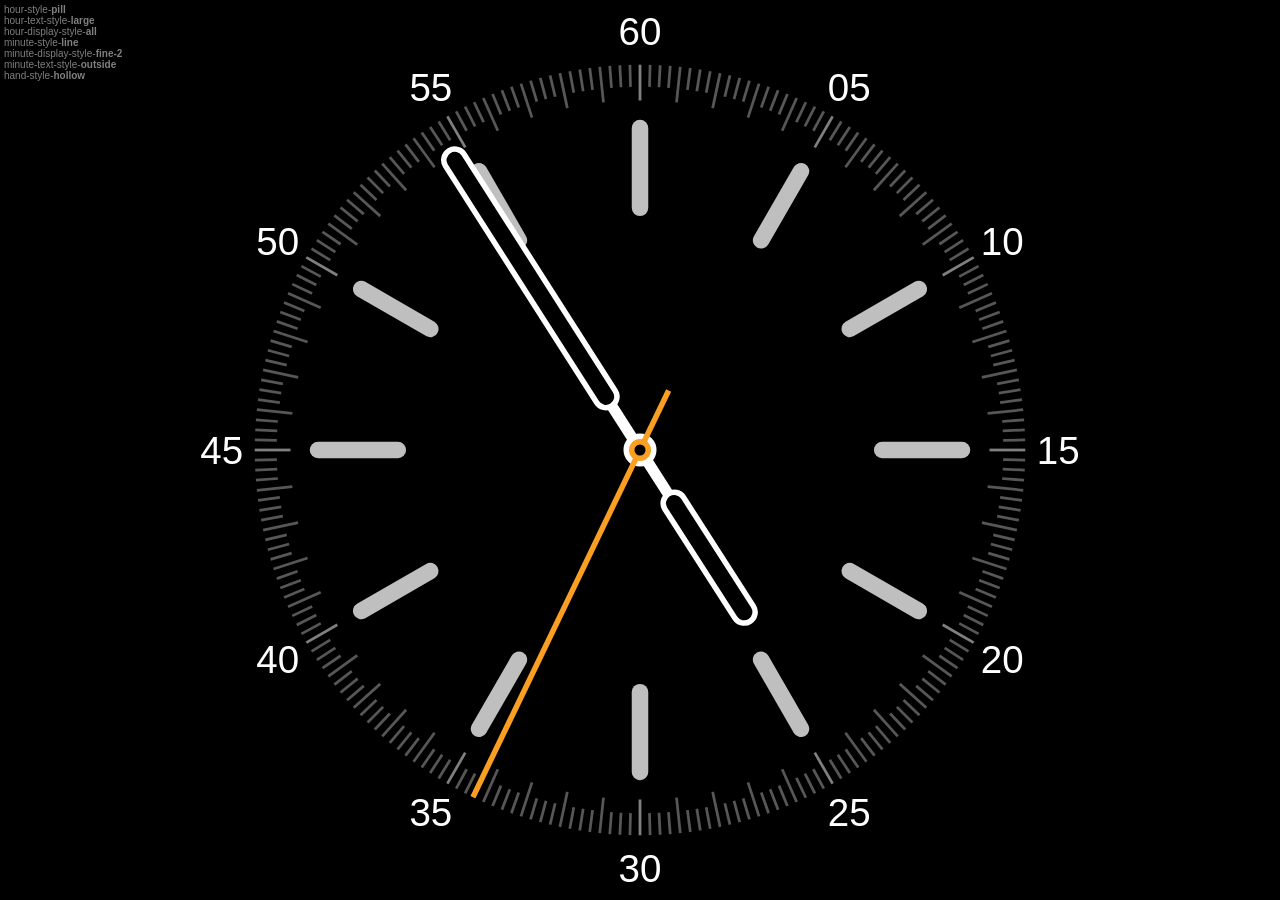
<file: clock.html>
<!DOCTYPE html>
<html lang="en">
<head>
  <meta charset="UTF-8">
  <meta name="viewport" content="width=device-width, 
  initial-scale=1.0">
  <title>Apple Watch</title>
  <link rel="stylesheet" href="clock.css">
</head>
<body>
  <div id="chooser">
  </div>
  <div class="fill">
    <div class="clock
                hour-style-pill
                hour-text-style-large
                hour-display-style-all
                minute-style-line
                minute-display-style-fine-2
                minute-text-style-outside
                hand-style-hollow
                " id="utility-clock">
      <div class="centre">
        <div class="dynamic"></div>
        <div class="expand round circle-1"></div>
        <div class="anchor hour">
          <div class="element thin-hand"></div>
          <div class="element fat-hand"></div>
        </div>
        <div class="anchor minute">
          <div class="element thin-hand"></div>
          <div class="element fat-hand minute-hand"></div>
        </div>
        <div class="anchor second">
          <div class="element second-hand second-hand-front"></div>
          <div class="element second-hand second-hand-back"></div>
        </div>
        <div class="expand round circle-2"></div>
      </div>
    </div>
  </div>

</body>
<script type="module" src="clock.js"></script>
</html>
</file>
<file: clock.css>
body {
  background: black;
}

.fill {
  position: absolute;
  top: 0;
  right: 0;
  bottom: 0;
  left: 0;
}

.clock {
  position: absolute;
  opacity: 1;
  left: 50%;
  top: 50%;
}

.centre {
  position: absolute;
  top: 50%;
  left: 50%;
  width: 0;
  height: 0;
}

.expand {
  position: absolute;
  top: 0;
  left: 0;
  transform: translate(-50%, -50%);
}

.anchor {
  position: absolute;
  top: 0;
  left: 0;
  width: 0;
  height: 0;
}

.element {
  position: absolute;
  top: 0;
  left: 0;
}

.round {
  border-radius: 296px;
}

.circle-1 {
  width: 6px;
  height: 6px;
  border: 3px solid white;
}

.circle-2 {
  width: 4px;
  height: 4px;
  border: 2px solid #FA9F22;
}

.second {
  transform: rotate(180deg);
}

.minute {
  transform: rotate(54deg);
}

.second-hand {
  width: 2px;
  background: #FA9F22;
}

.second-hand-front {
  width: 2px;
  height: 137px;
  background: #FA9F22;
  transform: translate(-50%, -100%) translateY(-3px);
}

.second-hand-back {
  width: 2px;
  height: 21px;
  background: #FA9F22;
  opacity: 1;
  transform: translate(-50%, -100%) translateY(24px);
}

.hour {
  transform: rotate(304.5deg);
}

.thin-hand {
  width: 4px;
  height: 50px;
  background: white;
  transform: translate(-50%, -100%) translateY(-5px);
}

.fat-hand {
  box-sizing: border-box;
  width: 10px;
  height: 57px;
  border-radius: 10px;
  background: white;
  transform: translate(-50%, -100%) translateY(-18px);
}

.minute-hand {
  height: 112px;
}


.minute-line {
  background: white;
  width: 1px;
  height: 9px;
  transform: translate(-50%, -100%) translateY(-131px);
  opacity: 0.34;
}

.major.minute-line {
  opacity: 0.5;
}

.minute-text {
  font: 12px Avenir Next, Helvetica;
  color: white;
  top: -135px;
}

.hour-pill {
  background: white;
  width: 6px;
  height: 35px;
  border-radius: 10px;
  transform: translate(-50%, -100%) translateY(-85px);
  opacity: 0.75;
}

.hour-text {
  font: 40px Hei, Helvetica;
  color: white;
  top: -105px;
}

.hour-10 .content {
  padding-left: 0.4ex;
}

.hour-11 .content {
  padding-left: 0.25ex;
}

/* Now, customizations! */


/* Customize: hour */
.hour-style-text .hour-pill {
  opacity: 0;
}

.hour-style-pill .hour-text {
  opacity: 0;
}

.hour-style-text-quarters .hour-1.hour-text,
.hour-style-text-quarters .hour-2.hour-text,
.hour-style-text-quarters .hour-3.hour-pill,
.hour-style-text-quarters .hour-4.hour-text,
.hour-style-text-quarters .hour-5.hour-text,
.hour-style-text-quarters .hour-6.hour-pill,
.hour-style-text-quarters .hour-7.hour-text,
.hour-style-text-quarters .hour-8.hour-text,
.hour-style-text-quarters .hour-9.hour-pill,
.hour-style-text-quarters .hour-10.hour-text,
.hour-style-text-quarters .hour-11.hour-text,
.hour-style-text-quarters .hour-12.hour-pill {
  opacity: 0;
}

/* Customize: hour-text */
.hour-text-style-small .hour-text {
  font-size: 24px;
  top: -113px;
}

/* Customize: hour-display */
.hour-display-style-quarters .hour-1,
.hour-display-style-quarters .hour-2,
.hour-display-style-quarters .hour-4,
.hour-display-style-quarters .hour-5,
.hour-display-style-quarters .hour-7,
.hour-display-style-quarters .hour-8,
.hour-display-style-quarters .hour-10,
.hour-display-style-quarters .hour-11 {
  opacity: 0;
}

.hour-display-style-none .hour-item {
  opacity: 0;
}

/* Customize: minute */
.minute-style-dot .minute-line {
  width: 6px;
  height: 6px;
  transform: translate(-50%, -100%) translateY(-134px);
  border-radius: 6px;
  opacity: 0.75;
}

.minute-style-dot .part.minute-line,
.minute-style-dot.hour-style-pill .major.minute-line {
  opacity: 0;
}

.minute-style-dot .hour-pill {
  transform: translate(-50%, -100%) translateY(-100px);
  height: 40px;
}

/* Customize: minute text */
.minute-text-style-inside .major.minute-line {
  opacity: 0;
}

.minute-text-style-outside .minute-text {
  top: -152px;
  font-size: 14px;
}

.minute-text-style-none .minute-text {
  opacity: 0;
}

/* Customize: Minute display */
.minute-style-line.minute-display-style-fine-2 .whole.minute-line,
.minute-style-line.minute-display-style-fine-2 .major.minute-line {
  height: 13px;
  transform: translate(-50%, -100%) translateY(-127px);
}

.minute-style-line.minute-display-style-fine-2 .part.minute-line {
  height: 8px;
  transform: translate(-50%, -100%) translateY(-132px);
}

.minute-display-style-coarse .part.minute-line {
  opacity: 0;
}

.minute-display-style-major .part.minute-line,
.minute-display-style-major .whole.minute-line {
  opacity: 0;
}

.minute-display-style-none .part.minute-line,
.minute-display-style-none .major.major.minute-line,
.minute-display-style-none .whole.minute-line {
  opacity: 0;
}

/* Customize: hand */
.hand-style-hollow .fat-hand {
  background: black;
  border: 2px solid white;
}

/* Customizer */
#chooser {
  font: 10px Verdana, sans-serif;
  position: absolute;
  top: 4px;
  left: 4px;
  color: white;
  z-index: 1;
  opacity: 0.5;
}

#chooser div {
  cursor: pointer;
}

#chooser div:hover {
  background: rgba(255, 255, 255, 0.4);
}
</file>
